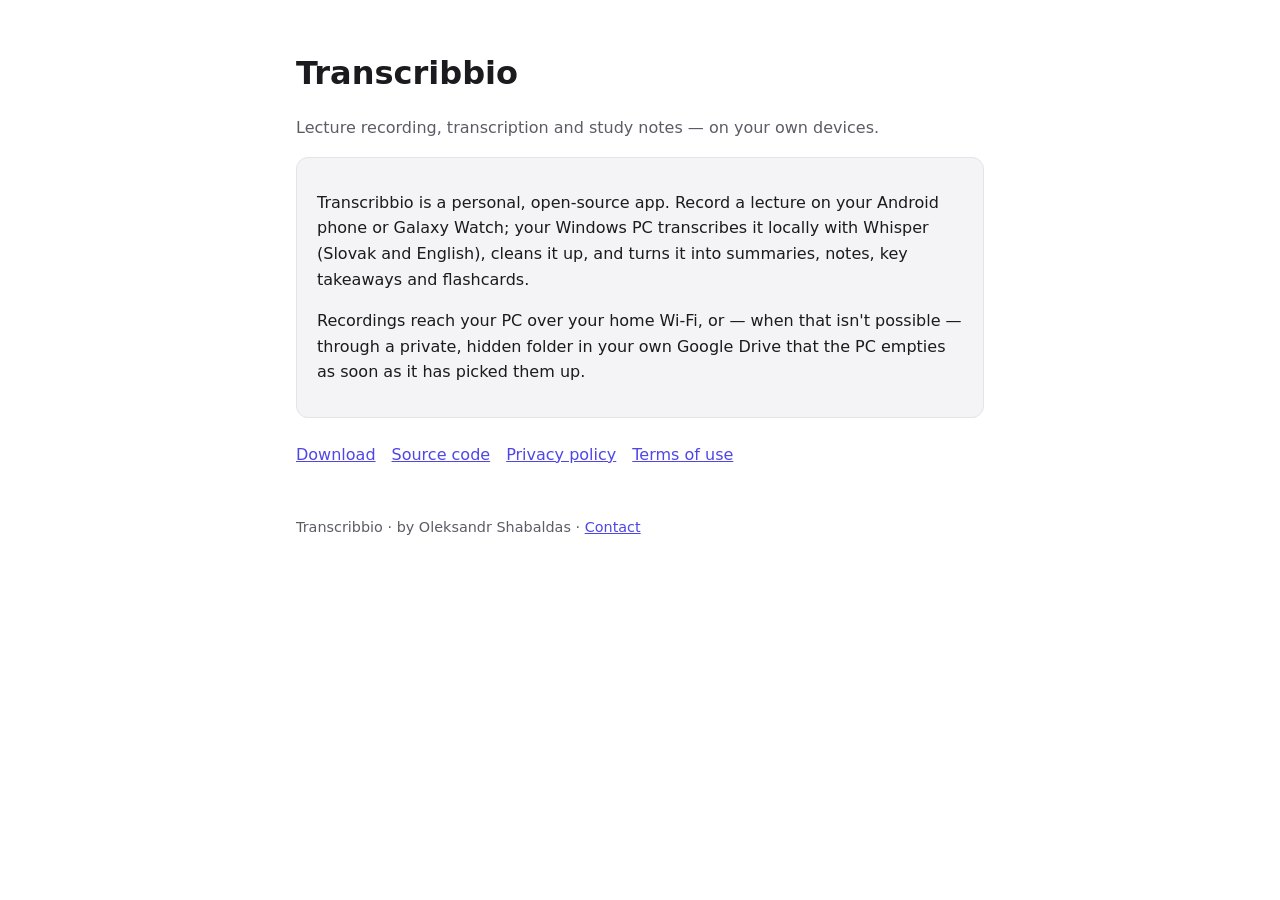
<file: index.html>
<!doctype html>
<html lang="en">
<head>
  <meta charset="utf-8">
  <meta name="viewport" content="width=device-width, initial-scale=1">
  <title>Transcribbio</title>
  <meta name="description" content="Record university lectures on your phone or watch, transcribe them on your own PC, and turn them into study notes.">
  <link rel="stylesheet" href="style.css">
</head>
<body>
<main>
  <h1>Transcribbio</h1>
  <p class="muted">Lecture recording, transcription and study notes — on your own devices.</p>

  <div class="card">
    <p>Transcribbio is a personal, open-source app. Record a lecture on your Android phone or Galaxy Watch;
      your Windows PC transcribes it locally with Whisper (Slovak and English), cleans it up, and turns it into
      summaries, notes, key takeaways and flashcards.</p>
    <p>Recordings reach your PC over your home Wi-Fi, or — when that isn't possible — through a private,
      hidden folder in your own Google Drive that the PC empties as soon as it has picked them up.</p>
  </div>

  <nav>
    <a href="https://github.com/OleksandrShabaldas/Transcribbio/releases/latest">Download</a>
    <a href="https://github.com/OleksandrShabaldas/Transcribbio">Source code</a>
    <a href="privacy.html">Privacy policy</a>
    <a href="terms.html">Terms of use</a>
  </nav>

  <footer>Transcribbio · by Oleksandr Shabaldas ·
    <a href="https://github.com/OleksandrShabaldas/Transcribbio/issues">Contact</a></footer>
</main>
</body>
</html>
</file>
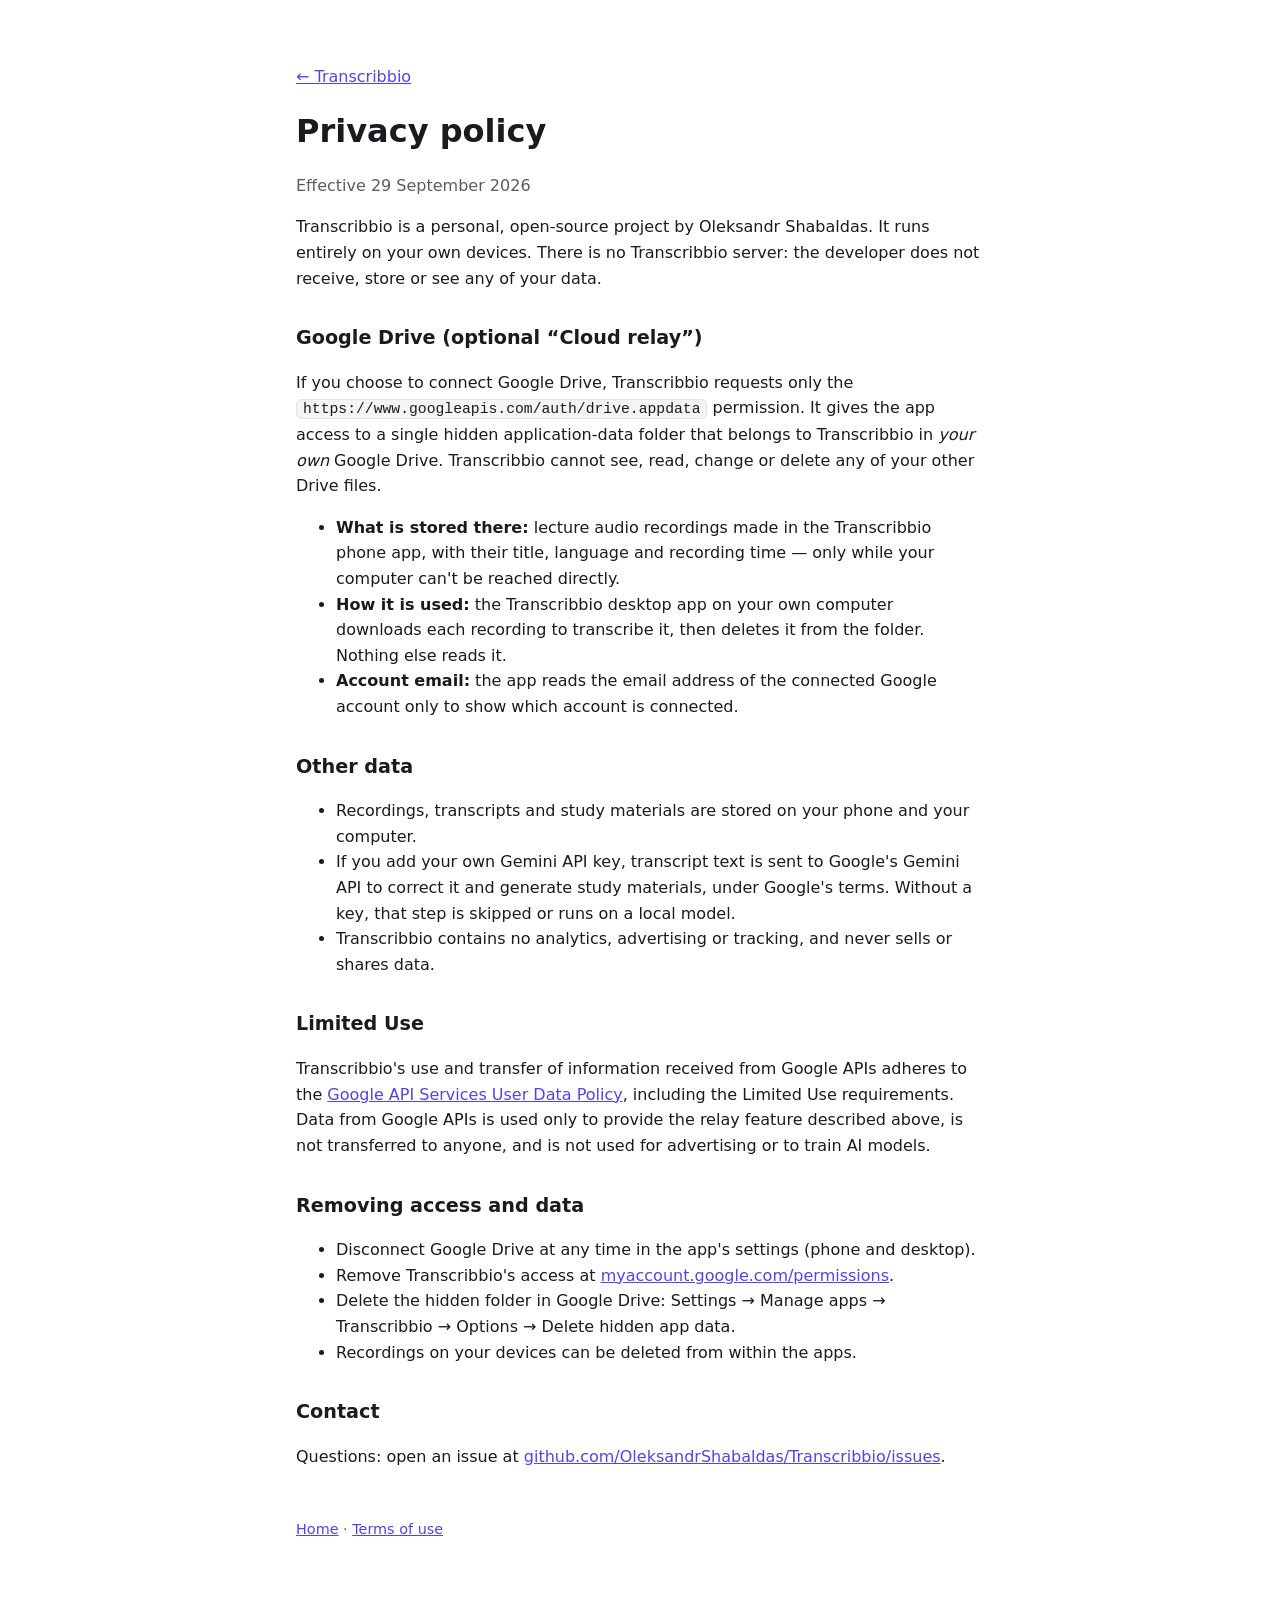
<file: privacy.html>
<!doctype html>
<html lang="en">
<head>
  <meta charset="utf-8">
  <meta name="viewport" content="width=device-width, initial-scale=1">
  <title>Transcribbio — Privacy policy</title>
  <link rel="stylesheet" href="style.css">
</head>
<body>
<main>
  <p><a href="./">← Transcribbio</a></p>
  <h1>Privacy policy</h1>
  <p class="muted">Effective 29 September 2026</p>

  <p>Transcribbio is a personal, open-source project by Oleksandr Shabaldas. It runs entirely on your own
    devices. There is no Transcribbio server: the developer does not receive, store or see any of your data.</p>

  <h2>Google Drive (optional “Cloud relay”)</h2>
  <p>If you choose to connect Google Drive, Transcribbio requests only the
    <code>https://www.googleapis.com/auth/drive.appdata</code> permission. It gives the app access to a single
    hidden application-data folder that belongs to Transcribbio in <em>your own</em> Google Drive.
    Transcribbio cannot see, read, change or delete any of your other Drive files.</p>
  <ul>
    <li><strong>What is stored there:</strong> lecture audio recordings made in the Transcribbio phone app, with
      their title, language and recording time — only while your computer can't be reached directly.</li>
    <li><strong>How it is used:</strong> the Transcribbio desktop app on your own computer downloads each recording
      to transcribe it, then deletes it from the folder. Nothing else reads it.</li>
    <li><strong>Account email:</strong> the app reads the email address of the connected Google account only to show
      which account is connected.</li>
  </ul>

  <h2>Other data</h2>
  <ul>
    <li>Recordings, transcripts and study materials are stored on your phone and your computer.</li>
    <li>If you add your own Gemini API key, transcript text is sent to Google's Gemini API to correct it and
      generate study materials, under Google's terms. Without a key, that step is skipped or runs on a local model.</li>
    <li>Transcribbio contains no analytics, advertising or tracking, and never sells or shares data.</li>
  </ul>

  <h2>Limited Use</h2>
  <p>Transcribbio's use and transfer of information received from Google APIs adheres to the
    <a href="https://developers.google.com/terms/api-services-user-data-policy">Google API Services User Data
    Policy</a>, including the Limited Use requirements. Data from Google APIs is used only to provide the
    relay feature described above, is not transferred to anyone, and is not used for advertising or to train
    AI models.</p>

  <h2>Removing access and data</h2>
  <ul>
    <li>Disconnect Google Drive at any time in the app's settings (phone and desktop).</li>
    <li>Remove Transcribbio's access at <a href="https://myaccount.google.com/permissions">myaccount.google.com/permissions</a>.</li>
    <li>Delete the hidden folder in Google Drive: Settings → Manage apps → Transcribbio → Options →
      Delete hidden app data.</li>
    <li>Recordings on your devices can be deleted from within the apps.</li>
  </ul>

  <h2>Contact</h2>
  <p>Questions: open an issue at
    <a href="https://github.com/OleksandrShabaldas/Transcribbio/issues">github.com/OleksandrShabaldas/Transcribbio/issues</a>.</p>

  <footer><a href="./">Home</a> · <a href="terms.html">Terms of use</a></footer>
</main>
</body>
</html>
</file>
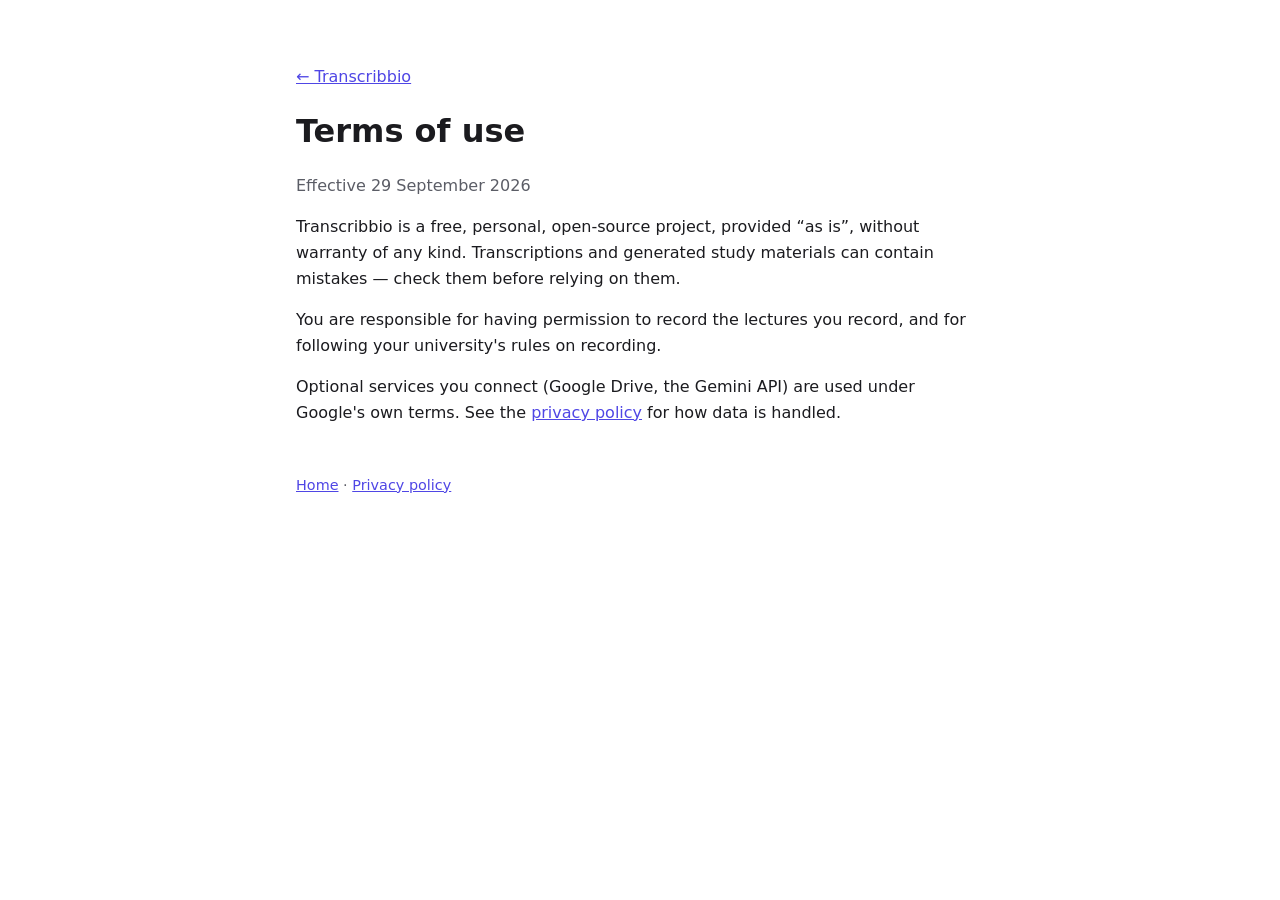
<file: terms.html>
<!doctype html>
<html lang="en">
<head>
  <meta charset="utf-8">
  <meta name="viewport" content="width=device-width, initial-scale=1">
  <title>Transcribbio — Terms of use</title>
  <link rel="stylesheet" href="style.css">
</head>
<body>
<main>
  <p><a href="./">← Transcribbio</a></p>
  <h1>Terms of use</h1>
  <p class="muted">Effective 29 September 2026</p>

  <p>Transcribbio is a free, personal, open-source project, provided “as is”, without warranty of any kind.
    Transcriptions and generated study materials can contain mistakes — check them before relying on them.</p>
  <p>You are responsible for having permission to record the lectures you record, and for following your
    university's rules on recording.</p>
  <p>Optional services you connect (Google Drive, the Gemini API) are used under Google's own terms.
    See the <a href="privacy.html">privacy policy</a> for how data is handled.</p>

  <footer><a href="./">Home</a> · <a href="privacy.html">Privacy policy</a></footer>
</main>
</body>
</html>
</file>
<file: style.css>
:root {
  --bg: #ffffff; --fg: #1b1b1f; --muted: #5b5d66; --accent: #4f46e5; --card: #f4f4f7; --line: #e3e3e8;
}
@media (prefers-color-scheme: dark) {
  :root { --bg: #121216; --fg: #ececf1; --muted: #a3a5b0; --accent: #a5b4fc; --card: #1c1c22; --line: #2c2c35; }
}
* { box-sizing: border-box; }
body {
  margin: 0; background: var(--bg); color: var(--fg);
  font: 16px/1.6 system-ui, -apple-system, "Segoe UI", Roboto, sans-serif;
}
main { max-width: 720px; margin: 0 auto; padding: 48px 16px 64px; }
h1 { font-size: 2rem; margin: 0 0 4px; }
h2 { font-size: 1.2rem; margin: 32px 0 8px; }
p, li { color: var(--fg); }
.muted { color: var(--muted); }
a { color: var(--accent); }
nav { display: flex; gap: 16px; flex-wrap: wrap; margin: 24px 0; }
.card { background: var(--card); border: 1px solid var(--line); border-radius: 12px; padding: 16px 20px; }
code { background: var(--card); border: 1px solid var(--line); border-radius: 6px; padding: 1px 6px; font-size: 0.92em; }
footer { margin-top: 48px; font-size: 0.9rem; color: var(--muted); }
</file>
